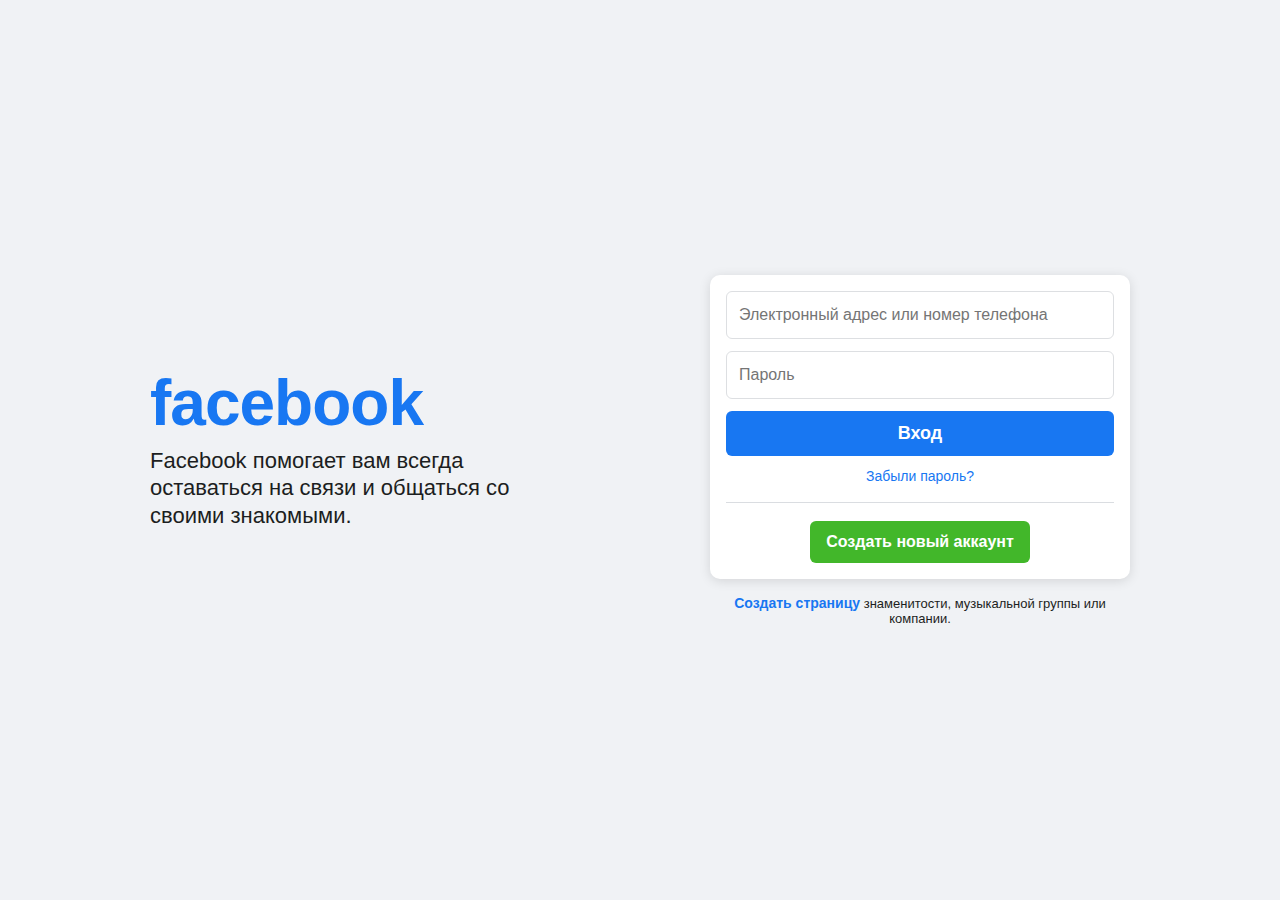
<file: lab2/task1/index.html>
<!doctype html>
<html lang="ru">
<head>
  <meta charset="utf-8" />
  <meta name="viewport" content="width=device-width, initial-scale=1" />
  <title>Facebook — Вход</title>
  <link rel="stylesheet" href="styless.css" />
</head>
<body>
  <main class="page">
    <section class="wrap">
      <!-- LEFT -->
      <div class="left">
        <h1 class="logo">facebook</h1>
        <p class="subtitle">
          Facebook помогает вам всегда оставаться на связи и общаться со своими знакомыми.
        </p>
      </div>

      <!-- RIGHT -->
      <div class="right">
        <div class="card">
          <form class="form" action="#" method="post">
            <input class="input" type="text" placeholder="Электронный адрес или номер телефона" />
            <input class="input" type="password" placeholder="Пароль" />
            <button class="btn btn-primary" type="submit">Вход</button>

            <a class="link center" href="#">Забыли пароль?</a>

            <div class="line"></div>

            <a class="btn btn-green" href="#">Создать новый аккаунт</a>
          </form>
        </div>

        <p class="below">
          <a class="link bold" href="#">Создать страницу</a> знаменитости, музыкальной группы или компании.
        </p>
      </div>
    </section>
  </main>
</body>
</html>
</file>
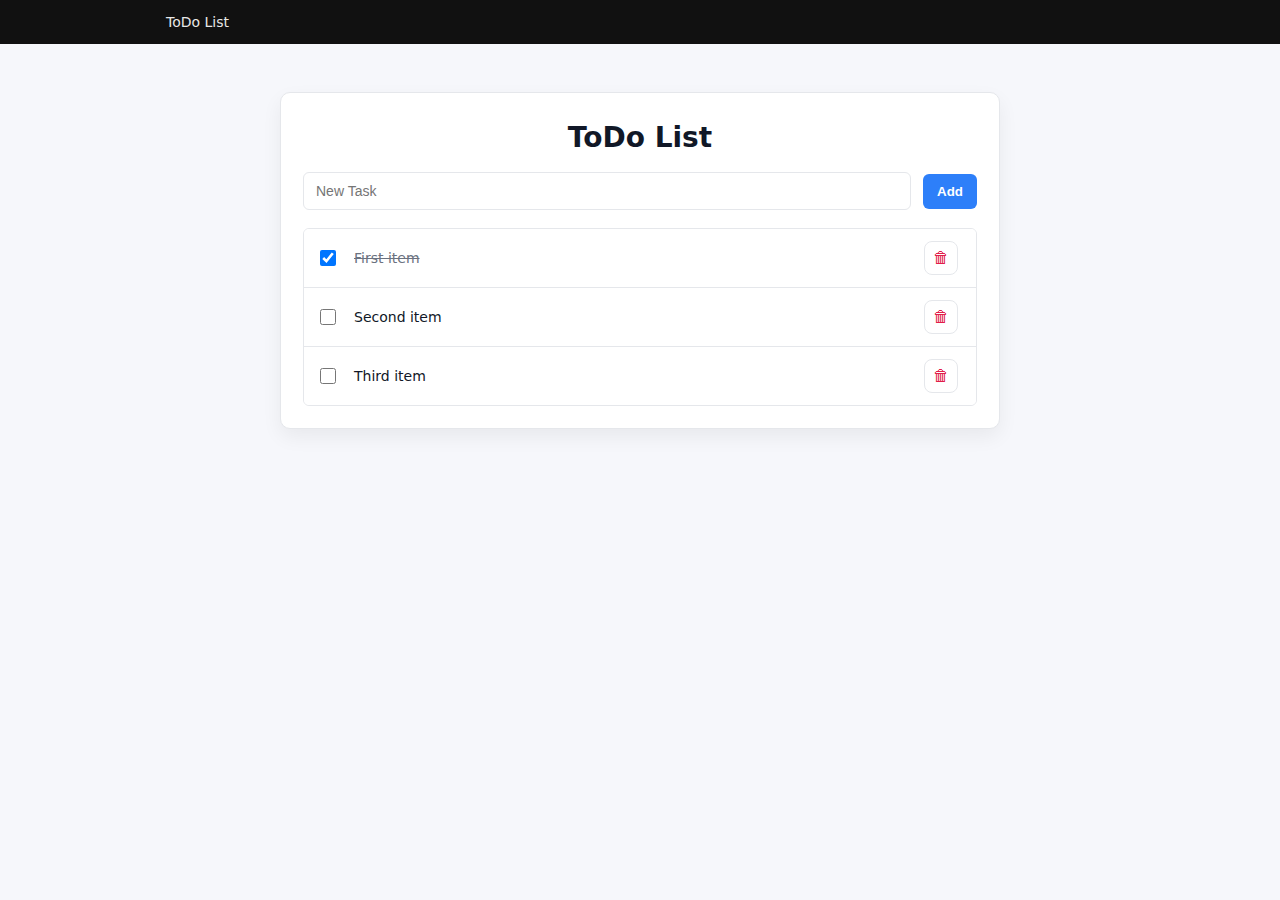
<file: lab3/task2/index.html>
<!doctype html>
<html lang="en">
<head>
  <meta charset="utf-8" />
  <meta name="viewport" content="width=device-width, initial-scale=1" />
  <title>ToDo List</title>
  <link rel="stylesheet" href="styless.css" />
</head>
<body>
  <header class="topbar">
    <div class="topbar__inner">ToDo List</div>
  </header>

  <main class="page">
    <section class="card" aria-label="Todo app">
      <h1 class="title">ToDo List</h1>

      <form class="form" id="todoForm" autocomplete="off">
        <label class="sr-only" for="taskInput">New Task</label>
        <input
          id="taskInput"
          class="input"
          type="text"
          placeholder="New Task"
          required
        />
        <button class="btn" type="submit">Add</button>
      </form>

      <ul class="list" id="todoList" aria-label="Tasks list"></ul>
    </section>
  </main>

  <script src="script.js"></script>
</body>
</html>
</file>
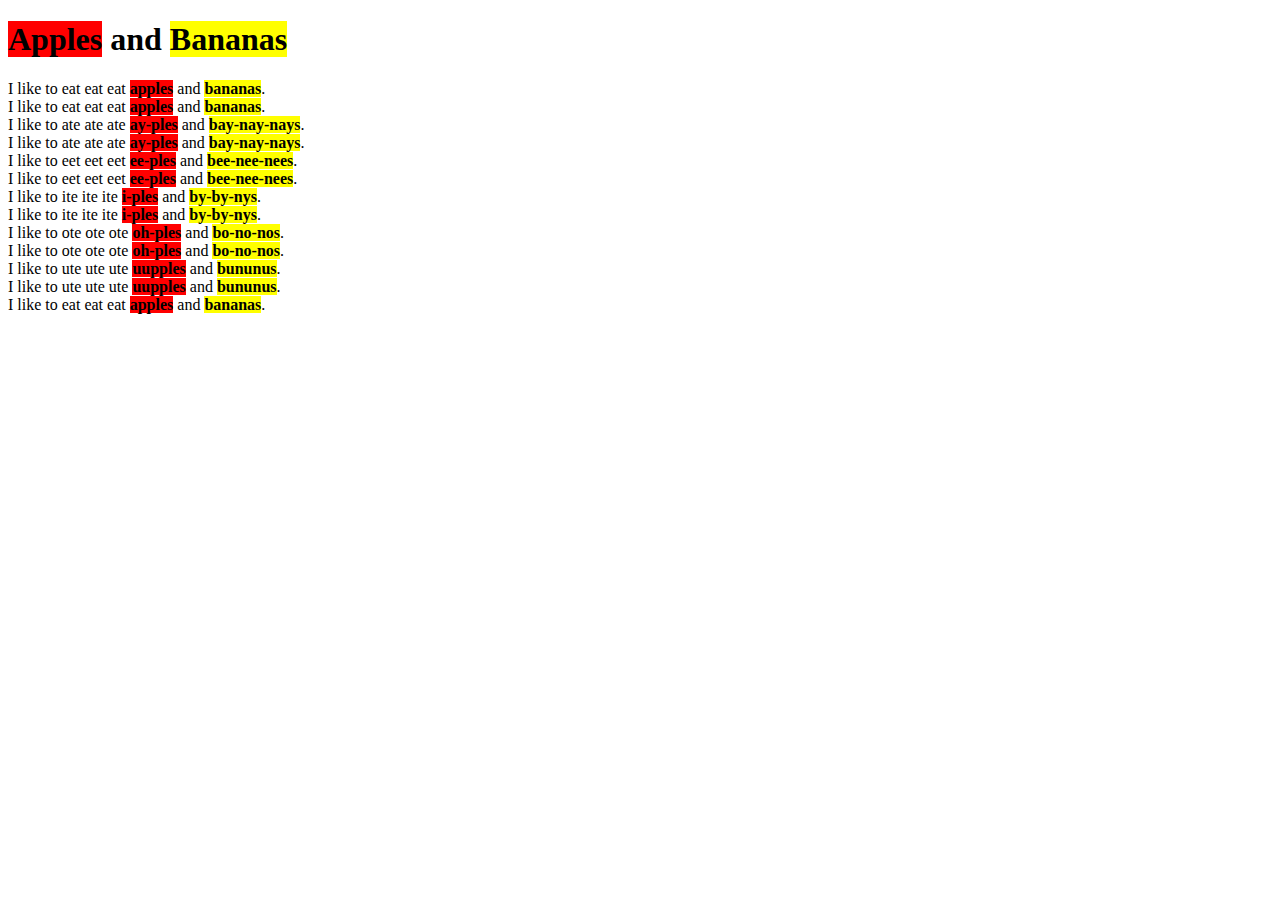
<file: lab1/khanacademy/chbananasapples.html>
<!DOCTYPE html>
<html>
    <head>
        <meta charset="utf-8">
        <title>Challenge: Apples and bananas classes</title>
        <style>
            .apples {
                background-color :red ;
            }
            .bananas {
                background-color :yellow ;
            }
        </style>
    </head>
    <body>

    <h1><strong class="apples">Apples</strong> and <strong class="bananas">Bananas</strong></h1>
    
    <p>
    I like to eat eat eat 
        <strong class="apples">apples</strong> and
        <strong class="bananas">bananas</strong>.<br>
    I like to eat eat eat 
        <strong class="apples">apples</strong> and
        <strong class="bananas">bananas</strong>.<br>
    I like to ate ate ate 
        <strong class="apples">ay-ples</strong> and
        <strong class="bananas">bay-nay-nays</strong>.<br>
    I like to ate ate ate 
        <strong class="apples">ay-ples</strong> and
        <strong class="bananas">bay-nay-nays</strong>.<br>
    I like to eet eet eet
        <strong class="apples">ee-ples</strong> and
        <strong class="bananas">bee-nee-nees</strong>.<br>
    I like to eet eet eet
        <strong class="apples">ee-ples</strong> and
        <strong class="bananas">bee-nee-nees</strong>.<br>
    I like to ite ite ite
        <strong class="apples">i-ples</strong> and
        <strong class="bananas">by-by-nys</strong>.<br>
    I like to ite ite ite
        <strong class="apples">i-ples</strong> and
        <strong class="bananas">by-by-nys</strong>.<br>
    I like to ote ote ote
        <strong class="apples">oh-ples</strong> and
        <strong class="bananas">bo-no-nos</strong>.<br>
    I like to ote ote ote
        <strong class="apples">oh-ples</strong> and
        <strong class="bananas">bo-no-nos</strong>.<br>
    I like to ute ute ute
        <strong class="apples">uupples</strong> and
        <strong class="bananas">bununus</strong>.<br>
    I like to ute ute ute
        <strong class="apples">uupples</strong> and
        <strong class="bananas">bununus</strong>.<br>
    I like to eat eat eat 
        <strong class="apples">apples</strong> and
        <strong class="bananas">bananas</strong>.<br>
</p>

    </body>
</html>
</file>
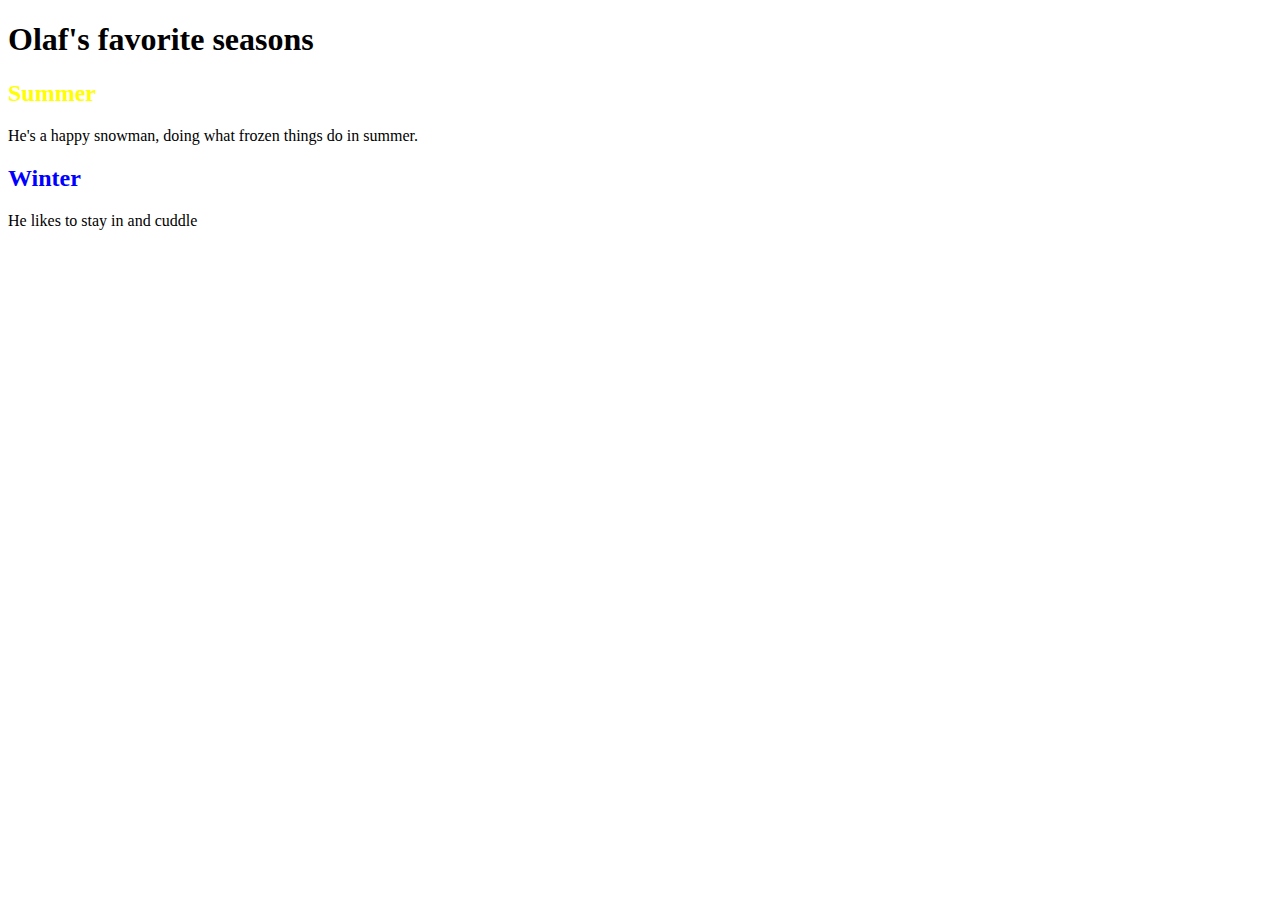
<file: lab1/khanacademy/chseasonalsids.html>
<!DOCTYPE html>
<html>
    <head>
        <meta charset="utf-8">
        <title>Challenge: Seasonal ids</title>
        <style>
            
            #summer {
                color : yellow;
            }
            #winter {
                color : blue;
            }
        </style>
    </head>
    <body>
        
        <h1>Olaf's favorite seasons</h1>
        
        <h2 id="summer">Summer</h2>
        <p>He's a happy snowman, doing what frozen things do in summer.</p>
        
        <h2 id="winter">Winter</h2>
        <p>He likes to stay in and cuddle</p>
    </body>
</html>
</file>
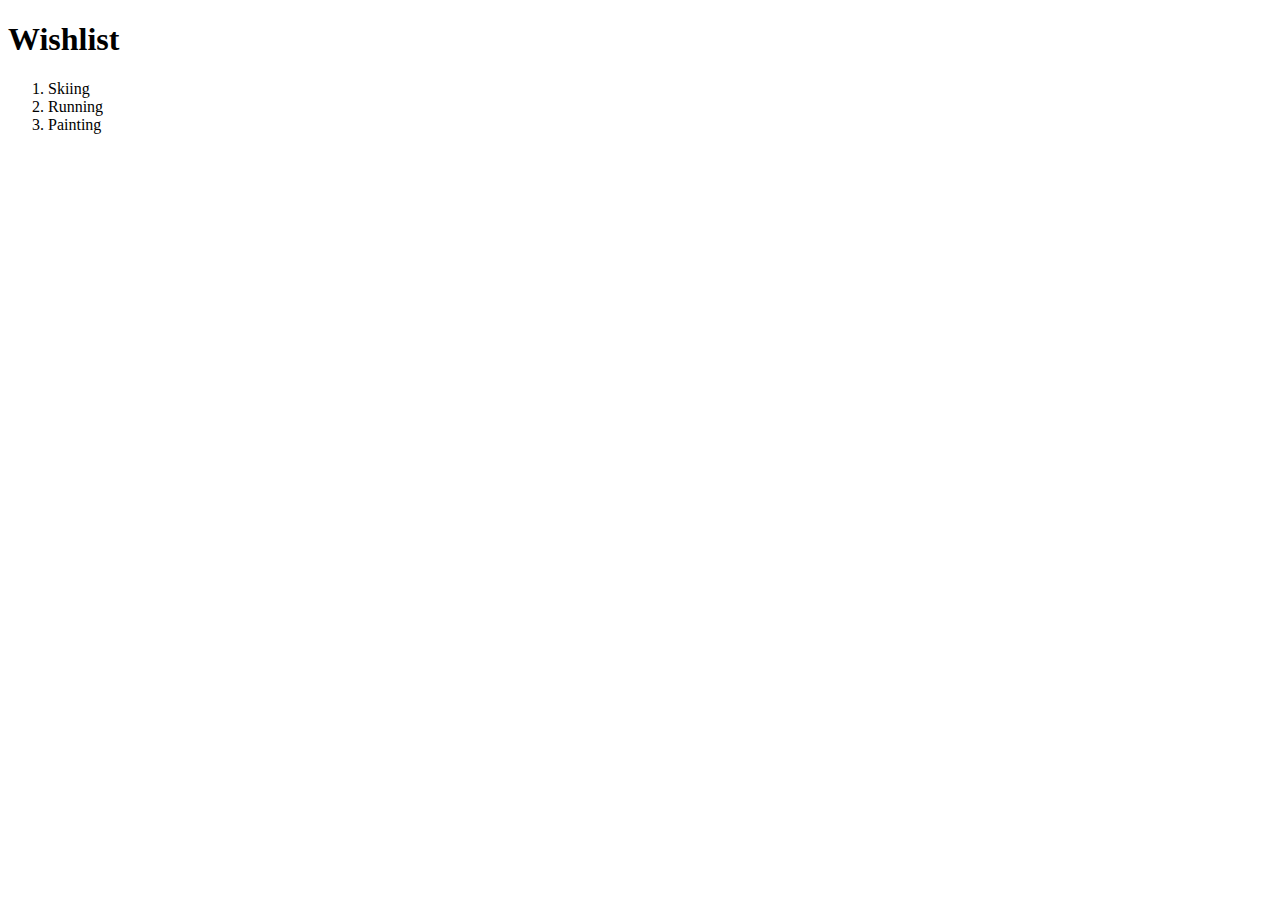
<file: lab1/khanacademy/chwishlist.html>
<!DOCTYPE HTML>
<html>
    <head>
        <title>Challenge: Wishlist</title>
        <meta charset="utf-8">
    </head>
    <body>
        <h1>Wishlist</h1>
        <ol>
            <li>Skiing</li>
            <li>Running</li>
            <li>Painting</li>
        </ol>
        
        
    </body>
</html>
</file>
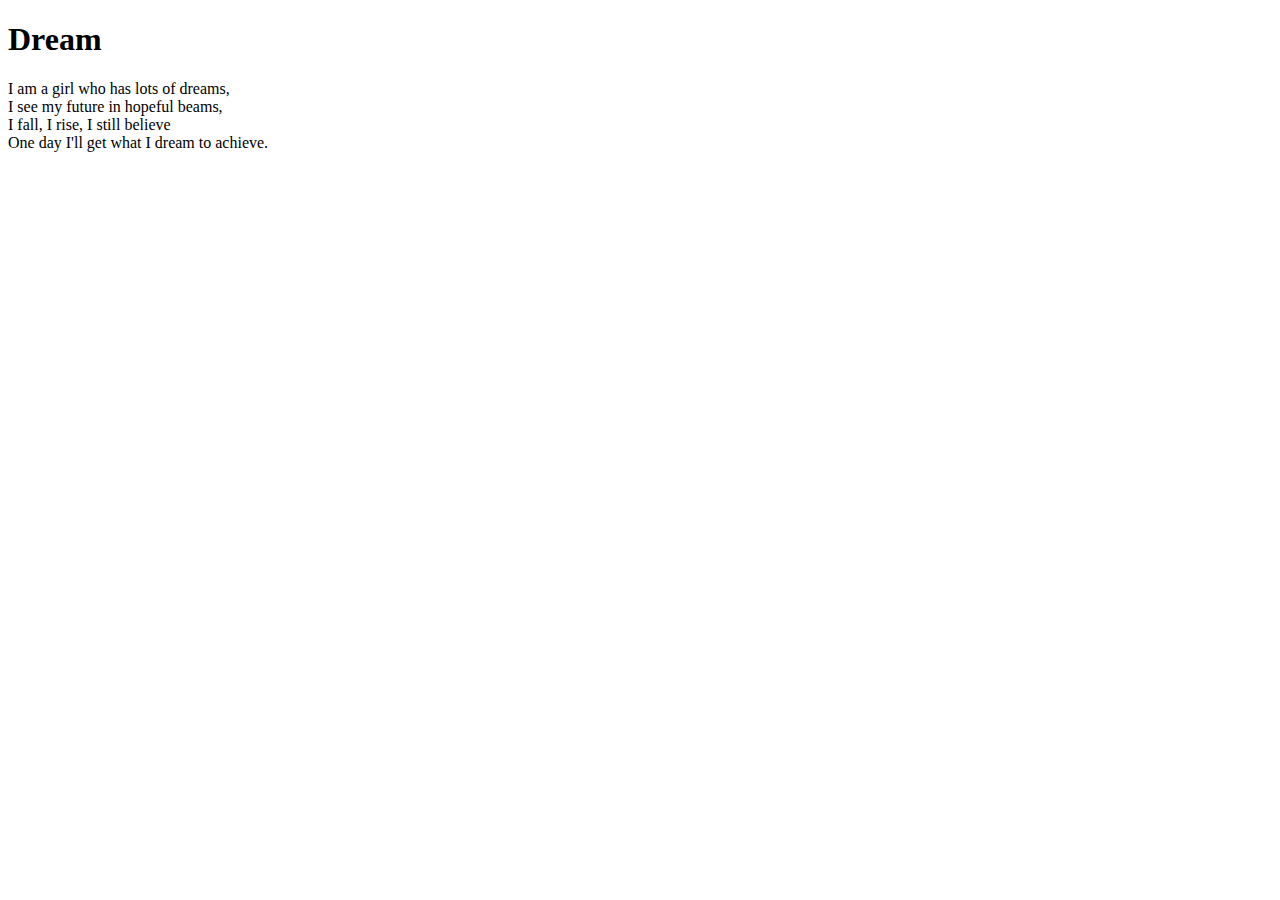
<file: lab1/khanacademy/chwriteapoem.html>
<!DOCTYPE HTML>
<html>
    <head>
        <title>Challenge: Write a Poem</title>
        <meta charset="utf-8">
    </head>
    <body>
    <h1>Dream</h1>
    <p>I am a girl who has lots of dreams, <br>
        I see my future in hopeful beams,<br>
        I fall, I rise, I still believe <br>
        One day I'll get what I dream to achieve. <br>
    </p>
    </body>
</html>
</file>
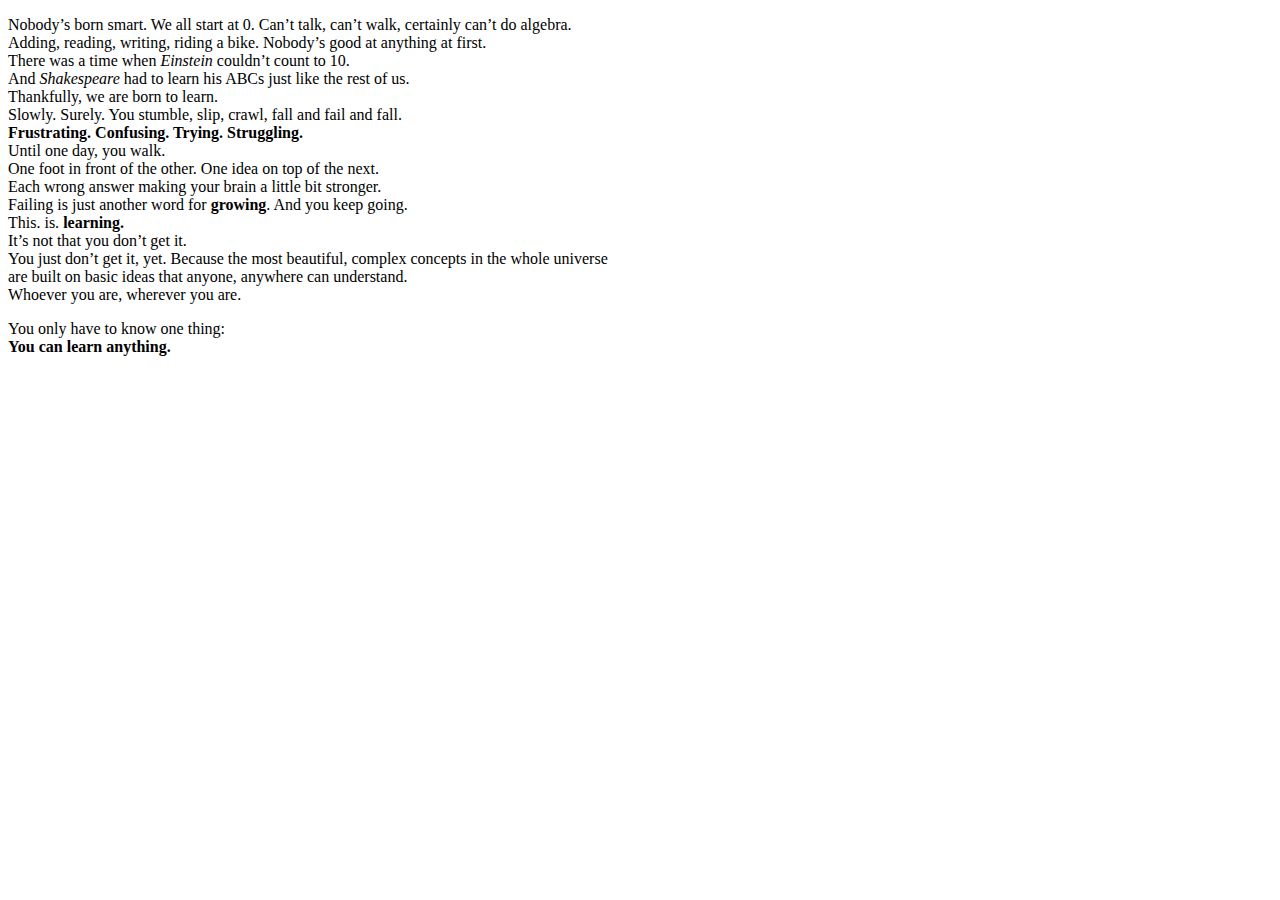
<file: lab1/khanacademy/chyoucanlearntexttags.html>
<!DOCTYPE HTML>
<html>
    <head>
        <title>Challenge: You can learn text tags</title>
        <meta charset="utf-8">
    </head>
    <body>
        <p>
        Nobody’s born smart. We all start at 0. Can’t talk, can’t walk, certainly can’t do algebra.<br>
        Adding, reading, writing, riding a bike. Nobody’s good at anything at first.<br>
        There was a time when <em>Einstein</em> couldn’t count to 10.<br>
        And <em>Shakespeare</em> had to learn his ABCs just like the rest of us.<br>
        Thankfully, we are born to learn.<br>
        Slowly. Surely. You stumble, slip, crawl, fall and fail and fall.<br>
        <strong>Frustrating. Confusing. Trying. Struggling.</strong><br>
        Until one day, you walk.<br>
        One foot in front of the other. One idea on top of the next.<br>
        Each wrong answer making your brain a little bit stronger.<br>
        Failing is just another word for <strong>growing</strong>. And you keep going.<br>
        This. is. <strong>learning.</strong><br>
        It’s not that you don’t get it. <br>
        You just don’t get it, yet.
        Because the most beautiful, complex concepts in the whole universe<br>
        are built on basic ideas that anyone, anywhere can understand.<br>
        Whoever you are, wherever you are.<br>
        </p>
        <p>
        You only have to know one thing:<br>
        <strong>You can learn anything.</strong>
        </p>
    </body>
</html>
</file>
<file: lab2/task1/styless.css>
* { box-sizing: border-box; }

body {
  margin: 0;
  font-family: Arial, Helvetica, sans-serif;
  background: #f0f2f5;
  color: #1c1e21;
}

.page {
  min-height: 100vh;
  display: grid;
  place-items: center; /* центр по X и Y */
  padding: 24px;
}

.wrap {
  width: min(980px, 100%);
  display: grid;
  grid-template-columns: 1.2fr 1fr;
  gap: 56px;
  align-items: center;
}

/* LEFT */
.logo {
  margin: 0;
  font-size: 64px;
  font-weight: 800;
  color: #1877f2;
  letter-spacing: -1px;
  line-height: 1;
}

.subtitle {
  margin: 12px 0 0;
  font-size: 22px;
  line-height: 1.25;
  max-width: 34ch;
}

/* RIGHT */
.card {
  background: #fff;
  border-radius: 10px;
  padding: 16px;
  box-shadow: 0 2px 12px rgba(0,0,0,.12);
}

.form {
  display: grid;
  gap: 12px;
}

.input {
  width: 100%;
  padding: 14px 12px;
  border: 1px solid #dddfe2;
  border-radius: 6px;
  font-size: 16px;
  outline: none;
}

.input:focus {
  border-color: #1877f2;
  box-shadow: 0 0 0 3px rgba(24,119,242,.18);
}

.btn {
  display: inline-flex;
  justify-content: center;
  align-items: center;
  padding: 12px;
  border-radius: 6px;
  font-weight: 700;
  text-decoration: none;
  cursor: pointer;
  border: none;
}

.btn-primary {
  background: #1877f2;
  color: #fff;
  font-size: 18px;
}

.btn-primary:hover { filter: brightness(.96); }

.link {
  color: #1877f2;
  text-decoration: none;
  font-size: 14px;
}

.link:hover { text-decoration: underline; }

.center { text-align: center; }

.line {
  height: 1px;
  background: #dadde1;
  margin: 6px 0;
}

.btn-green {
  background: #42b72a;
  color: #fff;
  width: fit-content;
  justify-self: center;
  padding: 12px 16px;
  font-size: 16px;
  border-radius: 6px;
}

.btn-green:hover { filter: brightness(.96); }

.below {
  margin: 16px 0 0;
  text-align: center;
  font-size: 13px;
  color: #1c1e21;
}

.bold { font-weight: 700; }

/* MOBILE */
@media (max-width: 900px) {
  .wrap {
    grid-template-columns: 1fr;
    gap: 20px;
    text-align: center;
  }
  .subtitle { margin-left: auto; margin-right: auto; }
}
</file>
<file: lab3/task2/styless.css>
* { box-sizing: border-box; }

:root {
  --bg: #f6f7fb;
  --card: #ffffff;
  --text: #111827;
  --muted: #6b7280;
  --line: #e5e7eb;
  --top: #111111;
  --btn: #2d7ff9;
  --danger: #e11d48;
}

body {
  margin: 0;
  font-family: system-ui, -apple-system, Segoe UI, Roboto, Arial, sans-serif;
  background: var(--bg);
  color: var(--text);
}

.topbar {
  background: var(--top);
  color: #fff;
  height: 44px;
  display: flex;
  align-items: center;
}

.topbar__inner {
  width: min(980px, 100%);
  margin: 0 auto;
  padding: 0 16px;
  font-size: 14px;
  opacity: .9;
}

.page {
  min-height: calc(100vh - 44px);
  display: grid;
  place-items: start center;
  padding: 48px 16px;
}

.card {
  width: min(720px, 100%);
  background: var(--card);
  border: 1px solid var(--line);
  border-radius: 10px;
  padding: 22px;
  box-shadow: 0 8px 20px rgba(0,0,0,.06);
}

.title {
  text-align: center;
  margin: 6px 0 18px;
  font-size: 28px;
  font-weight: 700;
}

.form {
  display: grid;
  grid-template-columns: 1fr auto;
  gap: 12px;
  align-items: center;
  margin-bottom: 18px;
}

.input {
  width: 100%;
  padding: 10px 12px;
  border: 1px solid var(--line);
  border-radius: 6px;
  font-size: 14px;
  outline: none;
}

.input:focus {
  border-color: #b9cdfb;
  box-shadow: 0 0 0 3px rgba(45,127,249,.15);
}

.btn {
  padding: 10px 14px;
  border: 0;
  border-radius: 6px;
  background: var(--btn);
  color: #fff;
  font-weight: 700;
  cursor: pointer;
}

.btn:hover { filter: brightness(.95); }

.list {
  list-style: none;
  padding: 0;
  margin: 0;
  border: 1px solid var(--line);
  border-radius: 6px;
  overflow: hidden;
}

.item {
  display: grid;
  grid-template-columns: 28px 1fr 40px;
  gap: 10px;
  align-items: center;
  padding: 12px 12px;
  border-bottom: 1px solid var(--line);
  background: #fff;
}

.item:last-child { border-bottom: 0; }

.checkbox {
  width: 16px;
  height: 16px;
  cursor: pointer;
}

.text {
  font-size: 14px;
  line-height: 1.3;
}

.item.done .text {
  text-decoration: line-through;
  color: var(--muted);
}

.delete {
  display: inline-flex;
  justify-content: center;
  align-items: center;
  width: 34px;
  height: 34px;
  border-radius: 8px;
  border: 1px solid var(--line);
  background: #fff;
  cursor: pointer;
  color: var(--danger);
  font-size: 16px;
}

.delete:hover {
  background: rgba(225,29,72,.06);
  border-color: rgba(225,29,72,.22);
}

/* Accessibility helper */
.sr-only {
  position: absolute;
  width: 1px;
  height: 1px;
  padding: 0;
  margin: -1px;
  overflow: hidden;
  clip: rect(0, 0, 0, 0);
  white-space: nowrap;
  border: 0;
}

/* Responsive */
@media (max-width: 520px) {
  .form { grid-template-columns: 1fr; }
  .btn { width: 100%; }
}
</file>
